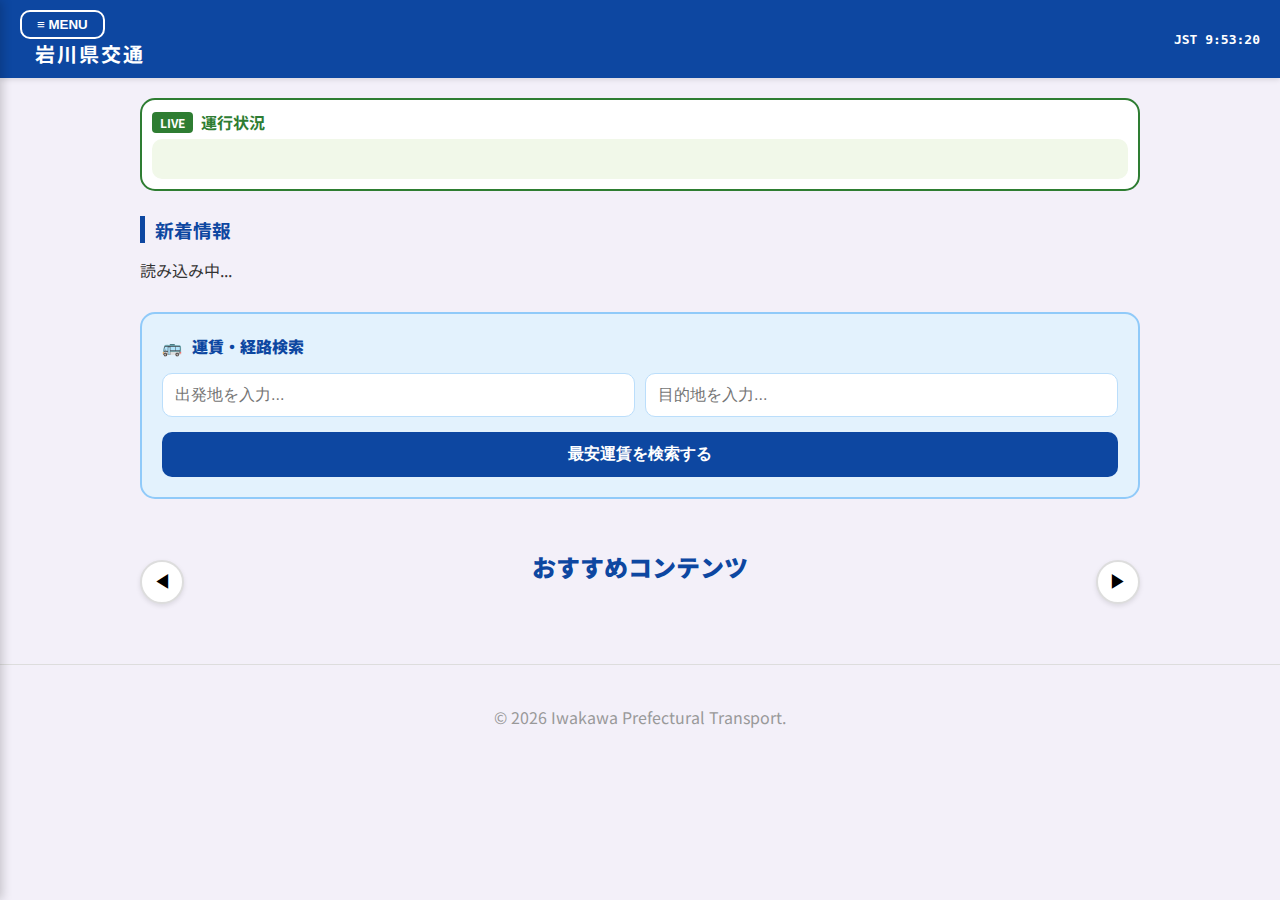
<file: index.html>
<!DOCTYPE html>
<html lang="ja">
<head>
    <meta charset="UTF-8">
    <meta name="viewport" content="width=device-width, initial-scale=1.0">
    <title>岩川県交通</title>
    <link href="https://fonts.googleapis.com/css2?family=Noto+Sans+JP:wght@400;700;900&display=swap" rel="stylesheet">
    <style>
        body { font-family: 'Noto Sans JP', sans-serif; margin: 0; padding: 0; background-color: #f3f0f9; color: #333; overflow-x: hidden; }
        header { background-color: #0d47a1; color: white; padding: 10px 20px; display: flex; justify-content: space-between; align-items: center; position: sticky; top: 0; z-index: 1000; box-shadow: 0 2px 5px rgba(0,0,0,0.1); }
        .menu-button { background: none; border: 2px solid white; color: white; padding: 5px 15px; cursor: pointer; border-radius: 10px; font-weight: bold; }
        .logo h1 { margin: 0 0 0 15px; font-size: 20px; letter-spacing: 2px; }
        
        /* サイドバー */
        .sidebar { position: fixed; top: 0; left: -280px; width: 280px; height: 100%; background-color: #ffffff; color: #333; transition: 0.3s; z-index: 2000; padding: 20px; box-sizing: border-box; overflow-y: auto; box-shadow: 2px 0 10px rgba(0,0,0,0.2); }
        .sidebar.active { left: 0; }
        .overlay { position: fixed; top: 0; left: 0; width: 100%; height: 100%; background: rgba(0,0,0,0.5); display: none; z-index: 1500; }
        .overlay.active { display: block; }
        .menu-item { padding: 15px; border-bottom: 1px solid #eee; cursor: pointer; font-weight: bold; border-radius: 10px; }
        .menu-item:hover { background: #f0f4f8; color: #0d47a1; }

        /* 検索ボックス */
        .search-box-style { background: #e3f2fd; padding: 20px; border-radius: 15px; position: relative; border: 2px solid #90caf9; }
        .search-input-wrapper { position: relative; margin-bottom: 10px; }
        .search-box-style input { width: 100%; padding: 12px; border-radius: 10px; border: 1px solid #bbdefb; box-sizing: border-box; outline: none; font-size: 16px; }
        .search-btn { width: 100%; background: #2e7d32; color: white; border: none; padding: 12px; border-radius: 10px; font-weight: bold; cursor: pointer; margin-top: 5px; font-size: 16px; }
        
        .main-search-section { margin: 30px 0; }
        .main-search-title { font-weight: 900; color: #0d47a1; margin-bottom: 15px; display: flex; align-items: center; }
        .main-search-title::before { content: "🚌"; margin-right: 10px; }

        /* サジェストリストの修正（最前面へ） */
        .suggestion-list { position: absolute; top: 100%; left: 0; width: 100%; background: white; border-radius: 0 0 10px 10px; box-shadow: 0 8px 15px rgba(0,0,0,0.15); z-index: 3000; max-height: 200px; overflow-y: auto; display: none; border: 1px solid #ddd; }
        .suggestion-item { padding: 12px; cursor: pointer; border-bottom: 1px solid #eee; font-size: 14px; text-align: left; }
        .suggestion-item:hover { background-color: #f0f4f8; color: #0d47a1; }
        
        .container { max-width: 1000px; margin: 20px auto; padding: 0 15px; }
        
        /* 運行情報テロップ（修正済み） */
        .status-bar { background: white; border: 2px solid #2e7d32; padding: 10px; margin-bottom: 25px; border-radius: 15px; }
        .ticker { background: #f1f8e9; overflow: hidden; white-space: nowrap; padding: 8px; border-radius: 10px; position: relative; display: flex; }
        .ticker-text { display: inline-block; white-space: nowrap; padding-left: 100%; font-weight: bold; color: #1b5e20; line-height: 1.5; min-width: 100%; }
        @keyframes scroll-text { 
            0% { transform: translateX(0); } 
            100% { transform: translateX(-100%); } 
        }
        
        /* おすすめコンテンツ */
        .magazine-section { margin: 50px 0; position: relative; padding: 0 50px; }
        .slider-arrow { position: absolute; top: 50%; transform: translateY(-50%); background: #fff; border: 2px solid #ddd; width: 44px; height: 44px; border-radius: 50%; cursor: pointer; z-index: 10; font-size: 18px; display: flex; align-items: center; justify-content: center; box-shadow: 0 2px 5px rgba(0,0,0,0.1); }
        #prev-btn { left: 0; }
        #next-btn { right: 0; }
        .slider-container { overflow: hidden; border-radius: 20px; }
        .slider-wrapper { display: flex; transition: transform 0.5s cubic-bezier(0.25, 1, 0.5, 1); }
        
        .article-card { min-width: calc(33.333% - 20px); margin: 10px; background: white; border-radius: 25px; overflow: hidden; box-shadow: 0 10px 20px rgba(0,0,0,0.05); cursor: pointer; text-align: center; }
        @media (max-width: 768px) {
            .article-card { min-width: calc(50% - 20px); }
            .magazine-section { padding: 0 30px; }
        }

        .article-img { height: 120px; background: #e3f2fd; display: flex; align-items: center; justify-content: center; font-size: 40px; }
        .article-content { padding: 15px; }
        .article-content h4 { margin: 0; font-size: 15px; color: #0d47a1; }
        
        footer { text-align: center; padding: 40px; color: #999; border-top: 1px solid #ddd; }
    </style>
</head>
<body>
<div class="overlay" id="overlay"></div>
<header>
    <div class="header-left">
        <button class="menu-button" id="menu-btn">≡ MENU</button>
        <div class="logo"><h1>岩川県交通</h1></div>
    </div>
    <div class="time-display" id="current-time" style="font-weight:bold; font-family: monospace;">JST --:--:--</div>
</header>

<div class="sidebar" id="sidebar">
    <div class="search-box-style" style="margin-top: 30px;">
        <div style="font-weight:bold; margin-bottom:10px;">経路・運賃検索</div>
        <div class="search-input-wrapper">
            <input type="text" id="side-start" placeholder="出発地..." oninput="showSuggestions('start', 'side')" autocomplete="off">
            <div id="side-start-list" class="suggestion-list"></div>
        </div>
        <div class="search-input-wrapper">
            <input type="text" id="side-end" placeholder="目的地..." oninput="showSuggestions('end', 'side')" autocomplete="off">
            <div id="side-end-list" class="suggestion-list"></div>
        </div>
        <button class="search-btn" onclick="searchRoute('side')">検索する</button>
    </div>

    <div class="menu-item" onclick="location.href='index.html'" style="margin-top:20px;">■ HOME</div>
    <div class="menu-item" onclick="alert('準備中')">■ 路線バス</div>
    <div class="menu-item" onclick="alert('準備中')">■ 高速バス</div>
    <div class="menu-item" onclick="alert('準備中')">■ 貸切バス</div>
    <div class="menu-item" onclick="location.href='newsfolder/news00003.html'">■ 求人情報</div>
    <div class="menu-item" id="close-btn">■ 閉じる ×</div>
</div>

<div class="container">
    <div class="status-bar">
        <h3 style="margin:0 0 5px 0; color:#2e7d32; font-size: 16px; display:flex; align-items:center;">
            <span style="background:#2e7d32; color:white; padding:2px 8px; border-radius:4px; margin-right:8px; font-size:12px;">LIVE</span>運行状況
        </h3>
        <div class="ticker">
            <div class="ticker-text" id="status-text">データの読み込みを開始します...</div>
        </div>
    </div>
    
    <h3 style="border-left: 5px solid #0d47a1; padding-left:10px; color:#0d47a1; margin-bottom:15px;">新着情報</h3>
    <div id="news-list">読み込み中...</div>
    
    <div class="search-box-style main-search-section">
        <div class="main-search-title">運賃・経路検索</div>
        <div style="display: flex; gap: 10px; flex-wrap: wrap;">
            <div class="search-input-wrapper" style="flex: 1; min-width: 200px;">
                <input type="text" id="main-start" placeholder="出発地を入力..." oninput="showSuggestions('start', 'main')" autocomplete="off">
                <div id="main-start-list" class="suggestion-list"></div>
            </div>
            <div class="search-input-wrapper" style="flex: 1; min-width: 200px;">
                <input type="text" id="main-end" placeholder="目的地を入力..." oninput="showSuggestions('end', 'main')" autocomplete="off">
                <div id="main-end-list" class="suggestion-list"></div>
            </div>
        </div>
        <button class="search-btn" onclick="searchRoute('main')" style="background:#0d47a1;">最安運賃を検索する</button>
    </div>

    <div class="magazine-section">
        <h3 style="text-align:center; color:#0d47a1; font-weight: 900; font-size: 24px; margin-bottom: 30px;">おすすめコンテンツ</h3>
        <button class="slider-arrow" id="prev-btn">◀</button><button class="slider-arrow" id="next-btn">▶</button>
        <div class="slider-container">
            <div class="slider-wrapper" id="slider-wrapper"></div>
        </div>
    </div>
</div>

<footer>&copy; 2026 Iwakawa Prefectural Transport.</footer>

<script>
    let stopData = [];
    let articleCount = 0;
    let currentSliderIndex = 0;

    async function loadSiteData() {
        try {
            // 運行情報の設定
            const resConfig = await fetch('setting/config.json');
            if (resConfig.ok) {
                const config = await resConfig.json();
                const tickerEl = document.getElementById('status-text');
                tickerEl.innerText = config.statusMessage;
                // テロップアニメーションの再起動
                tickerEl.style.animation = 'none';
                tickerEl.offsetHeight; // リフロー
                const duration = config.statusMessage.length * 0.5 + 10;
                tickerEl.style.animation = `scroll-text ${duration}s linear infinite`;
            }

            // 検索候補データの取得
            const resSearch = await fetch('setting/search.json');
            if (resSearch.ok) { stopData = await resSearch.json(); }

            // 記事データの取得
            const resArts = await fetch('setting/articles.json');
            if (resArts.ok) {
                const arts = await resArts.json();
                articleCount = arts.length;
                const wrapper = document.getElementById('slider-wrapper');
                wrapper.innerHTML = '';
                arts.forEach(a => {
                    const card = document.createElement('div');
                    card.className = 'article-card';
                    card.onclick = () => { location.href = a.url; };
                    card.innerHTML = `<div class="article-img">${a.icon}</div><div class="article-content"><h4>${a.title}</h4></div>`;
                    wrapper.appendChild(card);
                });
            }

            // ニュースデータの取得
            const resNews = await fetch('setting/news.json');
            if (resNews.ok) {
                const news = await resNews.json();
                const list = document.getElementById('news-list');
                list.innerHTML = '';
                news.forEach(n => {
                    const item = document.createElement('div');
                    item.style = "background:white; padding:15px; margin-bottom:10px; border-radius:15px; border-left:4px solid " + n.tagColor + "; box-shadow: 0 2px 5px rgba(0,0,0,0.03);";
                    item.innerHTML = `<span style="background:${n.tagColor}; color:white; padding:2px 6px; font-size:10px; border-radius:5px;">${n.tag}</span><a href="${n.url}" style="margin-left:10px; font-weight:bold; color:#333; text-decoration:none;">${n.title}</a>`;
                    list.appendChild(item);
                });
            }
        } catch (e) { console.error("Data Load Error"); }
    }

    function showSuggestions(type, area) {
        const inputId = area + '-' + type;
        const listId = inputId + '-list';
        const input = document.getElementById(inputId);
        const list = document.getElementById(listId);
        const word = input.value.trim().toLowerCase();
        
        document.querySelectorAll('.suggestion-list').forEach(el => { if(el.id !== listId) el.style.display = 'none'; });

        list.innerHTML = '';
        if (!word || stopData.length === 0) { list.style.display = 'none'; return; }

        let matches = stopData.filter(s => s.name.includes(word) || (s.kana && s.kana.includes(word)));

        if (matches.length > 0) {
            matches.forEach(s => {
                const div = document.createElement('div');
                div.className = 'suggestion-item';
                div.innerText = s.name;
                div.onclick = (e) => { 
                    e.stopPropagation();
                    input.value = s.name; 
                    list.style.display = 'none'; 
                };
                list.appendChild(div);
            });
            list.style.display = 'block';
        } else { list.style.display = 'none'; }
    }

    function searchRoute(area) {
        const s = document.getElementById(area + '-start').value.trim();
        const e = document.getElementById(area + '-end').value.trim();
        if (!s || !e || s === e) { alert("正しい駅名を選択してください"); return; }
        const searchUrl = "https://nagabusfan.github.io/iwakawa-district-bus-search/";
        window.location.href = `${searchUrl}?from=${encodeURIComponent(s)}&to=${encodeURIComponent(e)}`;
    }

    function moveSlider(direction) {
        const isMobile = window.innerWidth <= 768;
        const visibleCount = isMobile ? 2 : 3;
        const movePercent = isMobile ? 50 : 33.333;

        if (direction === 'next') {
            currentSliderIndex = (currentSliderIndex >= articleCount - visibleCount) ? 0 : currentSliderIndex + 1;
        } else {
            currentSliderIndex = (currentSliderIndex <= 0) ? Math.max(0, articleCount - visibleCount) : currentSliderIndex - 1;
        }
        document.getElementById('slider-wrapper').style.transform = `translateX(-${currentSliderIndex * movePercent}%)`;
    }

    document.getElementById('next-btn').onclick = () => moveSlider('next');
    document.getElementById('prev-btn').onclick = () => moveSlider('prev');

    function updateTime() { document.getElementById('current-time').innerText = "JST " + new Date().toLocaleTimeString('ja-JP'); }
    setInterval(updateTime, 1000); updateTime();
    
    window.onload = () => {
        const m = document.getElementById('menu-btn'), s = document.getElementById('sidebar'), o = document.getElementById('overlay'), c = document.getElementById('close-btn');
        m.onclick = () => { s.classList.add('active'); o.classList.add('active'); };
        o.onclick = c.onclick = () => { s.classList.remove('active'); o.classList.remove('active'); };
        loadSiteData();
        
        document.addEventListener('click', (e) => {
            if (!e.target.closest('.search-input-wrapper')) {
                document.querySelectorAll('.suggestion-list').forEach(el => el.style.display = 'none');
            }
        });
    };
</script>
</body>
</html>
</file>
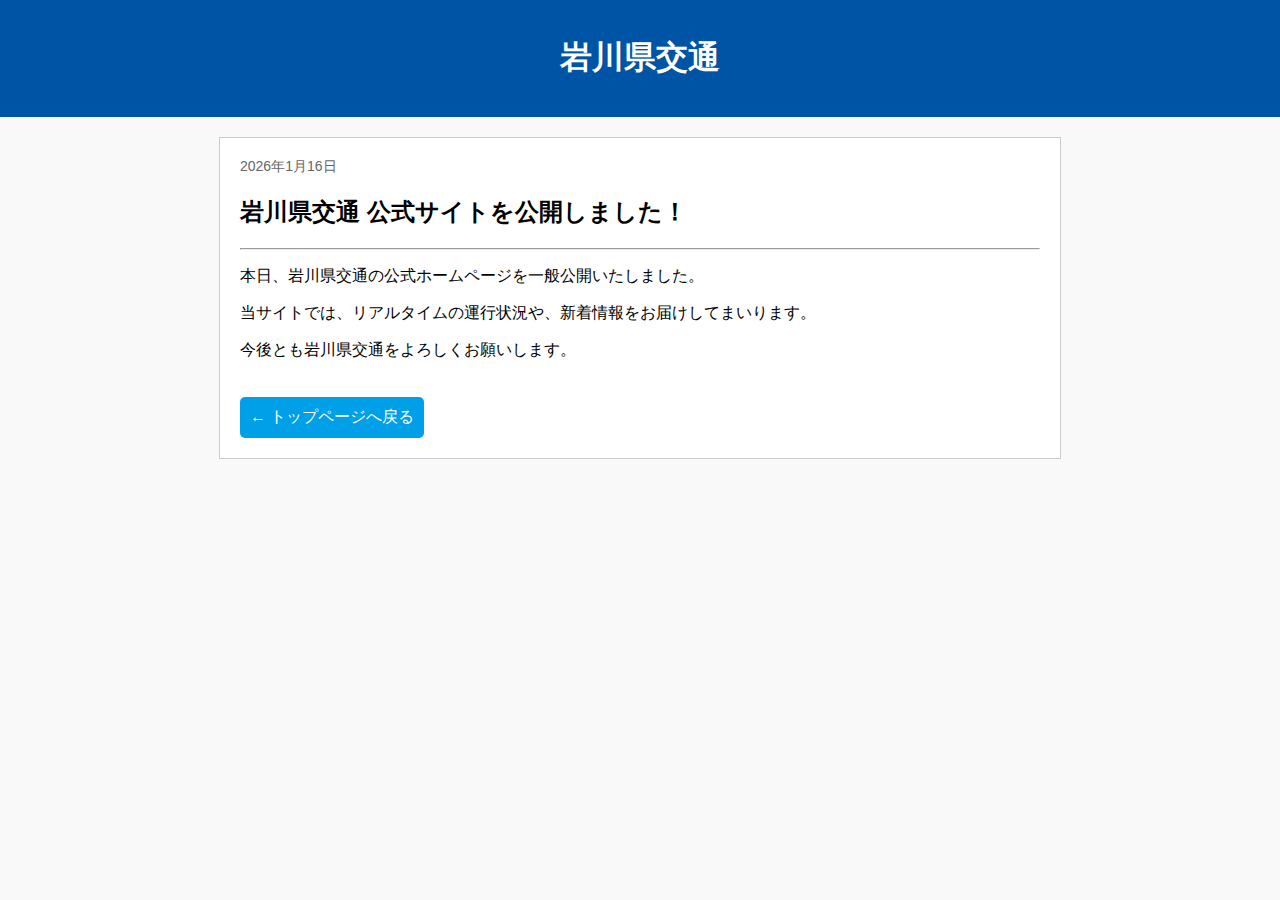
<file: news00001.html>
<!DOCTYPE html>
<html lang="ja">
<head>
    <meta charset="UTF-8">
    <meta name="viewport" content="width=device-width, initial-scale=1.0">
    <title>お知らせ詳細 | 岩川県交通</title>
    <style>
        body { font-family: sans-serif; margin: 0; background-color: #f9f9f9; }
        header { background: #0054a6; color: white; padding: 15px; text-align: center; }
        .container { max-width: 800px; margin: 20px auto; background: white; padding: 20px; border: 1px solid #ccc; }
        .date { color: #666; font-size: 14px; }
        .back-button { display: inline-block; margin-top: 20px; padding: 10px; background: #00a0e9; color: white; text-decoration: none; border-radius: 5px; }
    </style>
</head>
<body>

<header>
    <h1>岩川県交通</h1>
</header>

<div class="container">
    <div class="date">2026年1月16日</div>
    <h2>岩川県交通 公式サイトを公開しました！</h2>
    <hr>
    <p>本日、岩川県交通の公式ホームページを一般公開いたしました。</p>
    <p>当サイトでは、リアルタイムの運行状況や、新着情報をお届けしてまいります。</p>
    <p>今後とも岩川県交通をよろしくお願いします。</p>
    
    <a href="index.html" class="back-button">← トップページへ戻る</a>
</div>

</body>
</html>
</file>
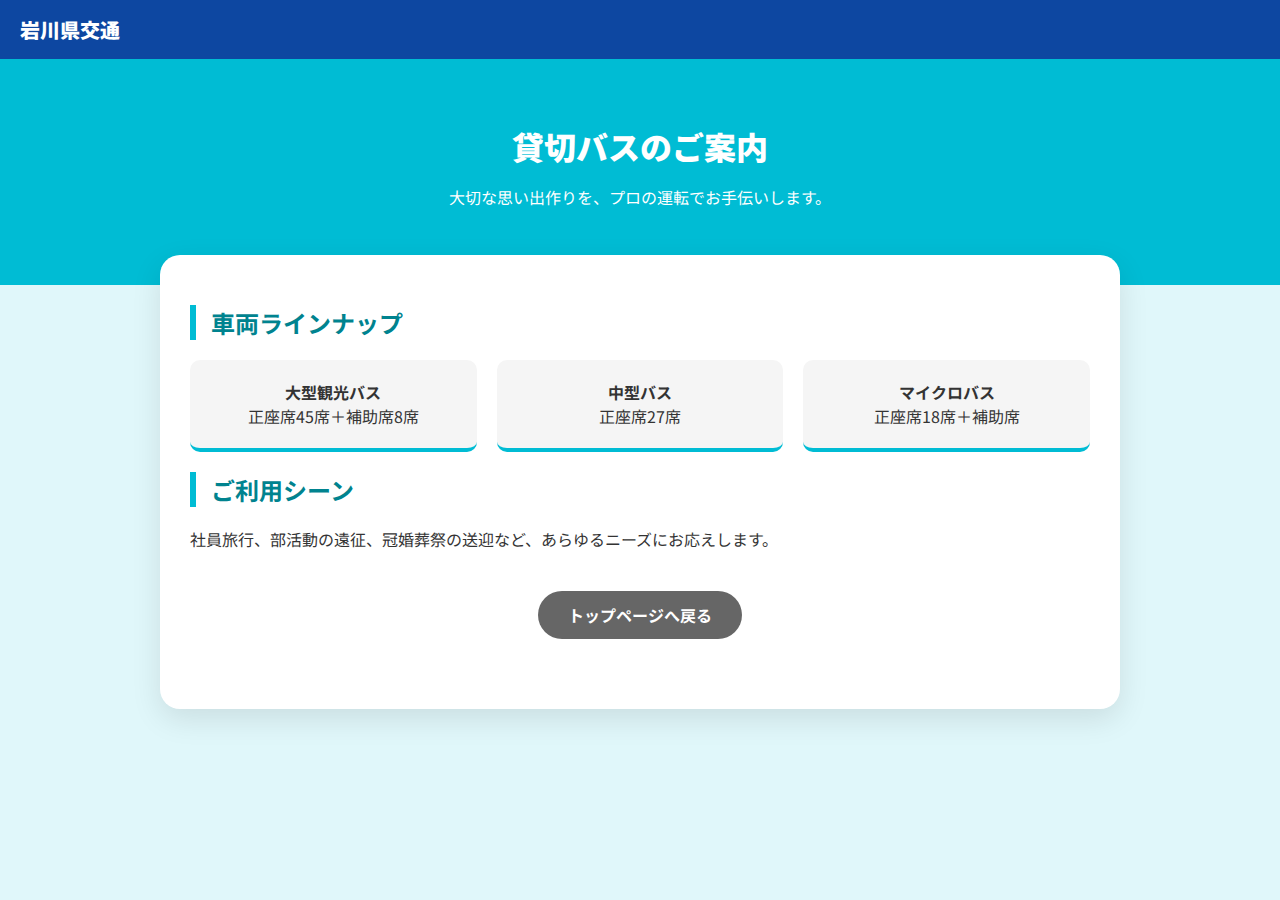
<file: combinedfolder/kashikiri.html>
<!DOCTYPE html>
<html lang="ja">
<head>
    <meta charset="UTF-8">
    <meta name="viewport" content="width=device-width, initial-scale=1.0">
    <title>貸切バス案内｜岩川県交通</title>
    <link href="https://fonts.googleapis.com/css2?family=Noto+Sans+JP:wght@400;700;900&display=swap" rel="stylesheet">
    <style>
        :root { --kashikiri-cyan: #00bcd4; }
        body { font-family: 'Noto Sans JP', sans-serif; margin: 0; background: #e0f7fa; color: #333; }
        header { background: #0d47a1; color: white; padding: 15px 20px; border-bottom: 4px solid var(--kashikiri-cyan); }
        .hero { background: var(--kashikiri-cyan); color: white; padding: 60px 20px; text-align: center; }
        .container { max-width: 900px; margin: -30px auto 40px; padding: 30px; background: white; border-radius: 20px; box-shadow: 0 10px 30px rgba(0,0,0,0.1); }
        h2 { border-left: 6px solid var(--kashikiri-cyan); padding-left: 15px; color: #00838f; }
        .bus-type { display: flex; gap: 20px; margin-top: 20px; flex-wrap: wrap; }
        .type-card { flex: 1; min-width: 200px; background: #f5f5f5; padding: 20px; border-radius: 10px; text-align: center; border-bottom: 4px solid var(--kashikiri-cyan); }
        .btn-home { display: block; width: fit-content; margin: 40px auto; padding: 12px 30px; background: #666; color: white; text-decoration: none; border-radius: 50px; font-weight: bold; }
    </style>
</head>
<body>
<header><div style="font-weight:900; font-size:20px;">岩川県交通</div></header>
<div class="hero">
    <h1 style="font-size:32px; font-weight:900; margin:0;">貸切バスのご案内</h1>
    <p>大切な思い出作りを、プロの運転でお手伝いします。</p>
</div>
<div class="container">
    <h2>車両ラインナップ</h2>
    <div class="bus-type">
        <div class="type-card"><strong>大型観光バス</strong><br>正座席45席＋補助席8席</div>
        <div class="type-card"><strong>中型バス</strong><br>正座席27席</div>
        <div class="type-card"><strong>マイクロバス</strong><br>正座席18席＋補助席</div>
    </div>
    
    <h2>ご利用シーン</h2>
    <p>社員旅行、部活動の遠征、冠婚葬祭の送迎など、あらゆるニーズにお応えします。</p>
    
    <a href="../index.html" class="btn-home">トップページへ戻る</a>
</div>
</body>
</html>
</file>
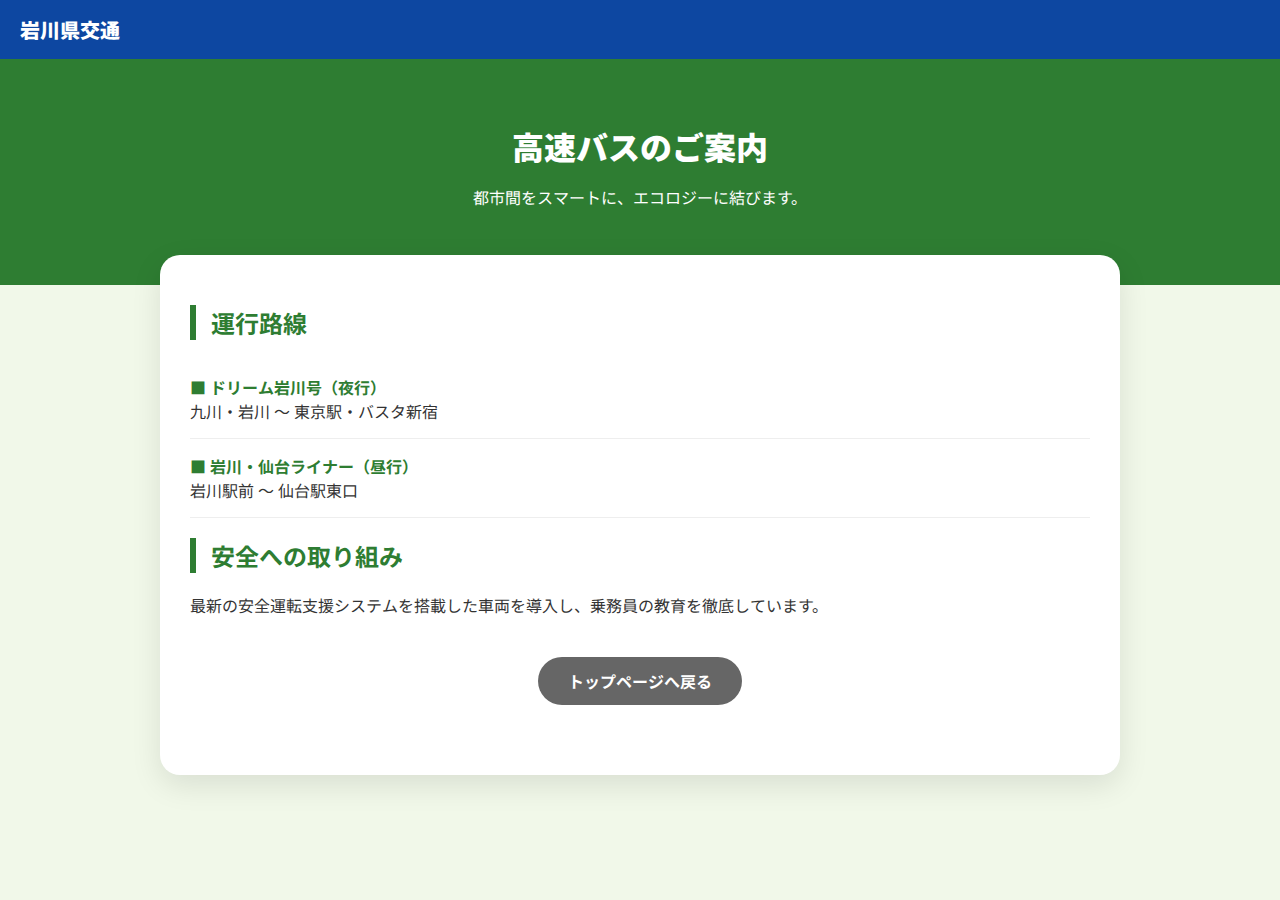
<file: combinedfolder/kouaoku.html>
<!DOCTYPE html>
<html lang="ja">
<head>
    <meta charset="UTF-8">
    <meta name="viewport" content="width=device-width, initial-scale=1.0">
    <title>高速バス案内｜岩川県交通</title>
    <link href="https://fonts.googleapis.com/css2?family=Noto+Sans+JP:wght@400;700;900&display=swap" rel="stylesheet">
    <style>
        :root { --kousoku-green: #2e7d32; }
        body { font-family: 'Noto Sans JP', sans-serif; margin: 0; background: #f1f8e9; color: #333; }
        header { background: #0d47a1; color: white; padding: 15px 20px; border-bottom: 4px solid var(--kousoku-green); }
        .hero { background: var(--kousoku-green); color: white; padding: 60px 20px; text-align: center; }
        .container { max-width: 900px; margin: -30px auto 40px; padding: 30px; background: white; border-radius: 20px; box-shadow: 0 10px 30px rgba(0,0,0,0.1); }
        h2 { border-left: 6px solid var(--kousoku-green); padding-left: 15px; color: var(--kousoku-green); }
        .route-item { border-bottom: 1px solid #eee; padding: 15px 0; }
        .btn-home { display: block; width: fit-content; margin: 40px auto; padding: 12px 30px; background: #666; color: white; text-decoration: none; border-radius: 50px; font-weight: bold; }
    </style>
</head>
<body>
<header><div style="font-weight:900; font-size:20px;">岩川県交通</div></header>
<div class="hero">
    <h1 style="font-size:32px; font-weight:900; margin:0;">高速バスのご案内</h1>
    <p>都市間をスマートに、エコロジーに結びます。</p>
</div>
<div class="container">
    <h2>運行路線</h2>
    <div class="route-item">
        <strong style="color:var(--kousoku-green);">■ ドリーム岩川号（夜行）</strong><br>
        九川・岩川 〜 東京駅・バスタ新宿
    </div>
    <div class="route-item">
        <strong style="color:var(--kousoku-green);">■ 岩川・仙台ライナー（昼行）</strong><br>
        岩川駅前 〜 仙台駅東口
    </div>
    
    <h2>安全への取り組み</h2>
    <p>最新の安全運転支援システムを搭載した車両を導入し、乗務員の教育を徹底しています。</p>
    
    <a href="../index.html" class="btn-home">トップページへ戻る</a>
</div>
</body>
</html>
</file>
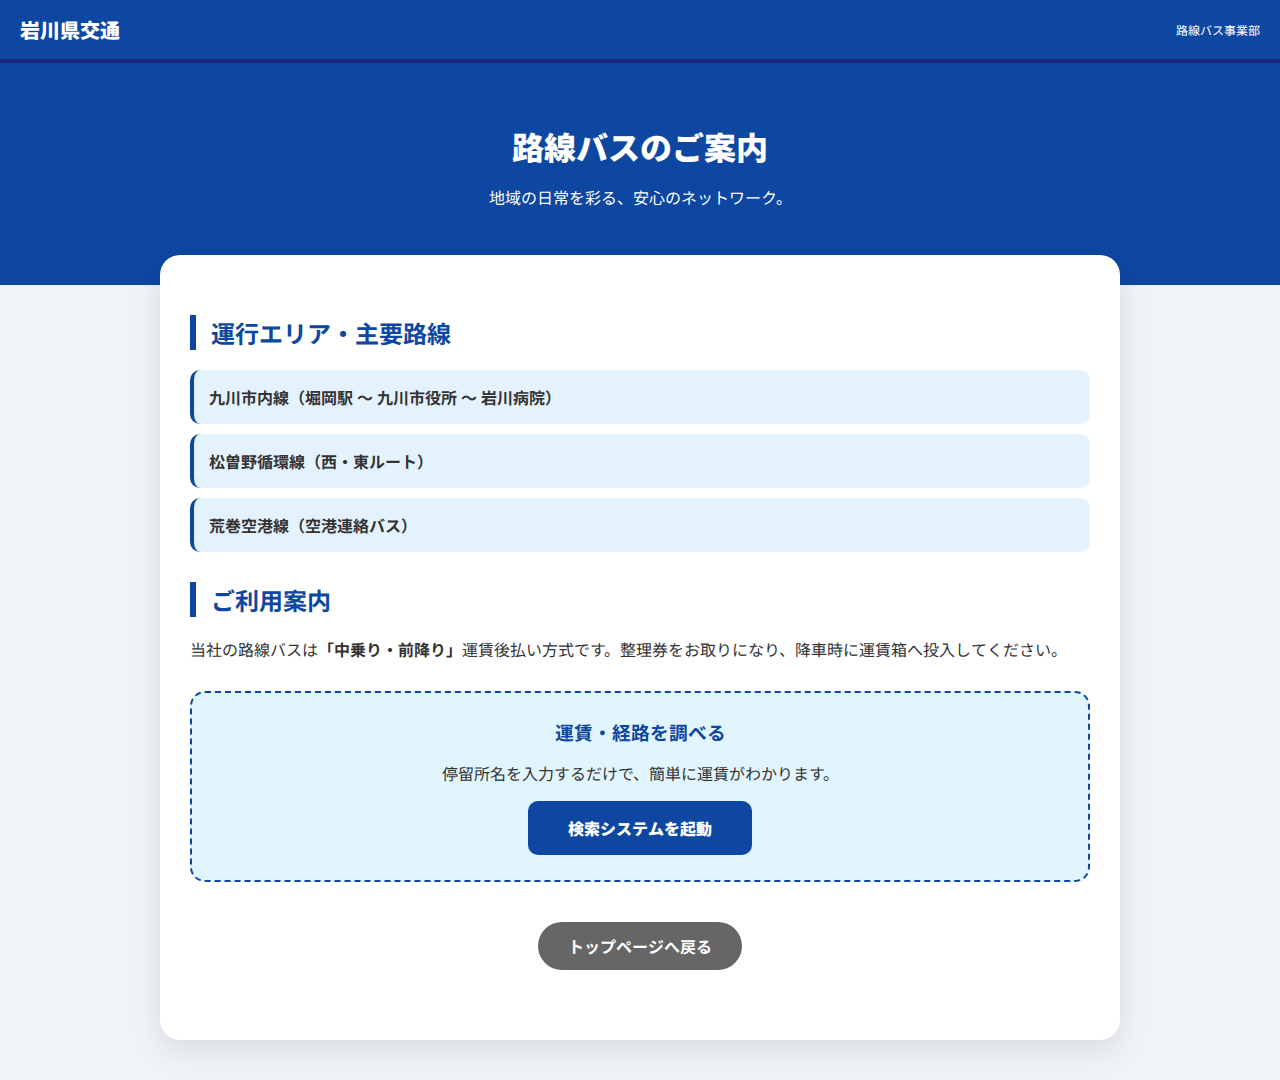
<file: combinedfolder/rosen.html>
<!DOCTYPE html>
<html lang="ja">
<head>
    <meta charset="UTF-8">
    <meta name="viewport" content="width=device-width, initial-scale=1.0">
    <title>路線バス案内｜岩川県交通</title>
    <link href="https://fonts.googleapis.com/css2?family=Noto+Sans+JP:wght@400;700;900&display=swap" rel="stylesheet">
    <style>
        :root { --rosen-blue: #0d47a1; }
        body { font-family: 'Noto Sans JP', sans-serif; margin: 0; background: #f0f4f8; color: #333; }
        header { background: var(--rosen-blue); color: white; padding: 15px 20px; border-bottom: 4px solid #1a237e; display: flex; justify-content: space-between; align-items: center; }
        .hero { background: var(--rosen-blue); color: white; padding: 60px 20px; text-align: center; }
        .container { max-width: 900px; margin: -30px auto 40px; padding: 30px; background: white; border-radius: 20px; box-shadow: 0 10px 30px rgba(0,0,0,0.1); }
        h2 { border-left: 6px solid var(--rosen-blue); padding-left: 15px; color: var(--rosen-blue); margin-top: 30px; }
        .route-card { background: #e3f2fd; padding: 15px; border-radius: 10px; margin-bottom: 10px; font-weight: bold; border-left: 4px solid var(--rosen-blue); }
        .btn-search { display: inline-block; padding: 15px 40px; background: var(--rosen-blue); color: white; text-decoration: none; border-radius: 10px; font-weight: 900; transition: 0.3s; }
        .btn-search:hover { background: #1a237e; transform: translateY(-2px); }
        .btn-home { display: block; width: fit-content; margin: 40px auto; padding: 12px 30px; background: #666; color: white; text-decoration: none; border-radius: 50px; font-weight: bold; }
    </style>
</head>
<body>
<header><div style="font-weight:900; font-size:20px;">岩川県交通</div><div style="font-size:12px;">路線バス事業部</div></header>
<div class="hero">
    <h1 style="font-size:32px; font-weight:900; margin:0;">路線バスのご案内</h1>
    <p>地域の日常を彩る、安心のネットワーク。</p>
</div>
<div class="container">
    <h2>運行エリア・主要路線</h2>
    <div class="route-card">九川市内線（堀岡駅 〜 九川市役所 〜 岩川病院）</div>
    <div class="route-card">松曽野循環線（西・東ルート）</div>
    <div class="route-card">荒巻空港線（空港連絡バス）</div>
    
    <h2>ご利用案内</h2>
    <p>当社の路線バスは<b>「中乗り・前降り」</b>運賃後払い方式です。整理券をお取りになり、降車時に運賃箱へ投入してください。</p>
    
    <div style="background: #e1f5fe; border: 2px dashed var(--rosen-blue); padding: 25px; border-radius: 15px; margin-top: 30px; text-align: center;">
        <h3 style="margin:0 0 10px 0; color:var(--rosen-blue);">運賃・経路を調べる</h3>
        <p>停留所名を入力するだけで、簡単に運賃がわかります。</p>
        <a href="https://nagabusfan.github.io/iwakawa-district-bus-search/" class="btn-search">検索システムを起動</a>
    </div>

    <a href="../index.html" class="btn-home">トップページへ戻る</a>
</div>
</body>
</html>
</file>
